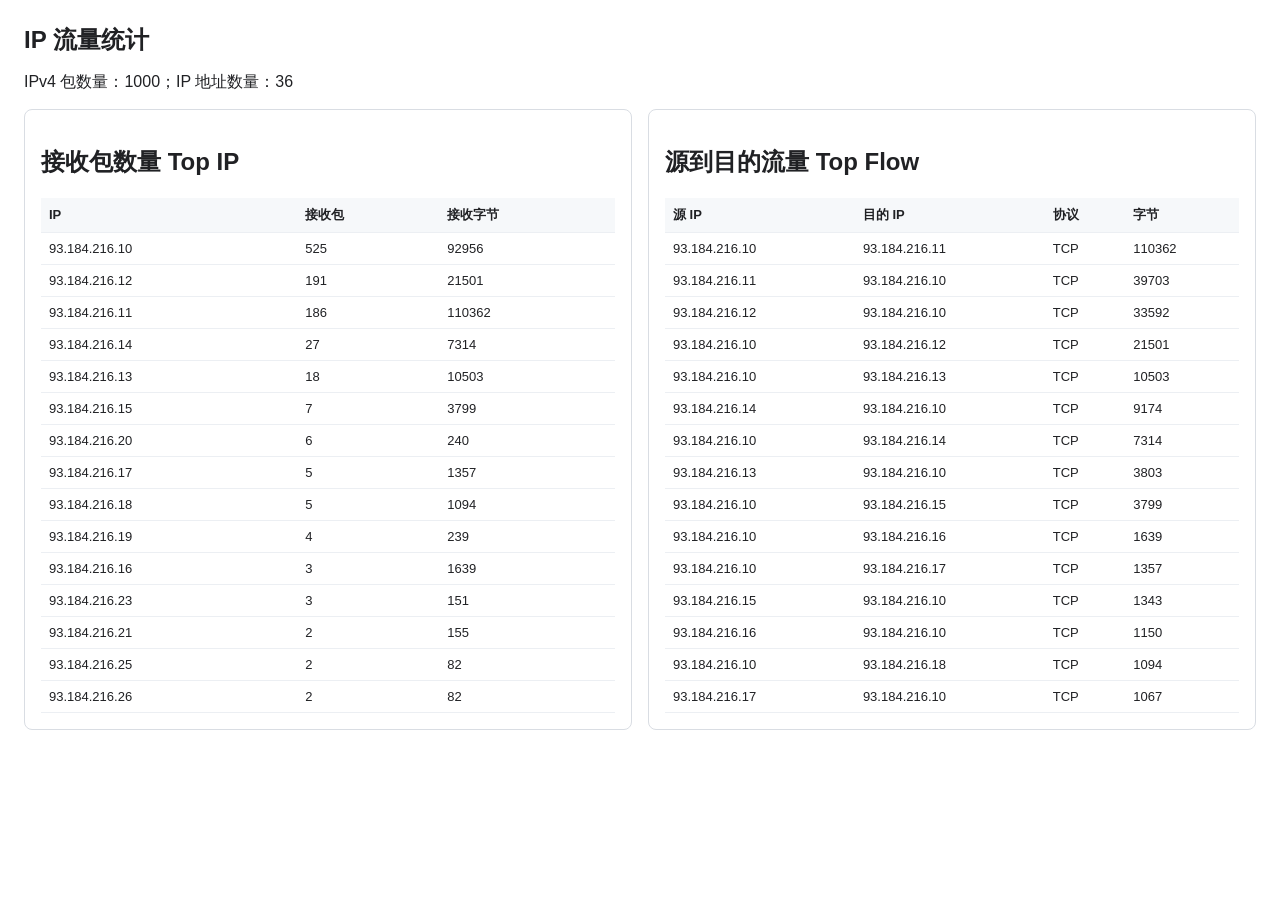
<file: 实验三_IP协议分析与流量统计/outputs/traffic_dashboard.html>
<!doctype html>
<html lang="zh-CN">
<head>
  <meta charset="utf-8">
  <title>IP 流量统计</title>
  <style>
    body { font-family: Arial, "Microsoft YaHei", sans-serif; margin: 24px; color: #202124; }
    h1 { font-size: 24px; }
    .grid { display: grid; grid-template-columns: repeat(auto-fit, minmax(320px, 1fr)); gap: 16px; }
    .panel { border: 1px solid #d9dde3; border-radius: 8px; padding: 16px; }
    table { width: 100%; border-collapse: collapse; font-size: 13px; }
    th, td { border-bottom: 1px solid #eceff3; padding: 8px; text-align: left; }
    th { background: #f6f8fa; }
    .bar { height: 8px; background: #3367d6; border-radius: 4px; }
  </style>
</head>
<body>
  <h1>IP 流量统计</h1>
  <p>IPv4 包数量：1000；IP 地址数量：36</p>
  <div class="grid">
    <section class="panel">
      <h2>接收包数量 Top IP</h2>
      <div id="stats"></div>
    </section>
    <section class="panel">
      <h2>源到目的流量 Top Flow</h2>
      <div id="flows"></div>
    </section>
  </div>
  <script>
    const stats = [{"ip": "93.184.216.10", "sent_packets": 475, "received_packets": 525, "sent_bytes": 159092, "received_bytes": 92956, "total_packets": 1000, "total_bytes": 252048}, {"ip": "93.184.216.11", "sent_packets": 149, "received_packets": 186, "sent_bytes": 39703, "received_bytes": 110362, "total_packets": 335, "total_bytes": 150065}, {"ip": "93.184.216.12", "sent_packets": 260, "received_packets": 191, "sent_bytes": 33592, "received_bytes": 21501, "total_packets": 451, "total_bytes": 55093}, {"ip": "93.184.216.13", "sent_packets": 23, "received_packets": 18, "sent_bytes": 3803, "received_bytes": 10503, "total_packets": 41, "total_bytes": 14306}, {"ip": "93.184.216.14", "sent_packets": 32, "received_packets": 27, "sent_bytes": 9174, "received_bytes": 7314, "total_packets": 59, "total_bytes": 16488}, {"ip": "93.184.216.15", "sent_packets": 8, "received_packets": 7, "sent_bytes": 1343, "received_bytes": 3799, "total_packets": 15, "total_bytes": 5142}, {"ip": "93.184.216.16", "sent_packets": 2, "received_packets": 3, "sent_bytes": 1150, "received_bytes": 1639, "total_packets": 5, "total_bytes": 2789}, {"ip": "93.184.216.17", "sent_packets": 6, "received_packets": 5, "sent_bytes": 1067, "received_bytes": 1357, "total_packets": 11, "total_bytes": 2424}, {"ip": "93.184.216.18", "sent_packets": 4, "received_packets": 5, "sent_bytes": 741, "received_bytes": 1094, "total_packets": 9, "total_bytes": 1835}, {"ip": "93.184.216.19", "sent_packets": 4, "received_packets": 4, "sent_bytes": 534, "received_bytes": 239, "total_packets": 8, "total_bytes": 773}, {"ip": "93.184.216.20", "sent_packets": 1, "received_packets": 6, "sent_bytes": 40, "received_bytes": 240, "total_packets": 7, "total_bytes": 280}, {"ip": "93.184.216.21", "sent_packets": 4, "received_packets": 2, "sent_bytes": 227, "received_bytes": 155, "total_packets": 6, "total_bytes": 382}, {"ip": "93.184.216.22", "sent_packets": 4, "received_packets": 1, "sent_bytes": 208, "received_bytes": 41, "total_packets": 5, "total_bytes": 249}, {"ip": "93.184.216.23", "sent_packets": 3, "received_packets": 3, "sent_bytes": 158, "received_bytes": 151, "total_packets": 6, "total_bytes": 309}, {"ip": "93.184.216.24", "sent_packets": 2, "received_packets": 0, "sent_bytes": 104, "received_bytes": 0, "total_packets": 2, "total_bytes": 104}, {"ip": "93.184.216.25", "sent_packets": 2, "received_packets": 2, "sent_bytes": 104, "received_bytes": 82, "total_packets": 4, "total_bytes": 186}, {"ip": "93.184.216.26", "sent_packets": 2, "received_packets": 2, "sent_bytes": 104, "received_bytes": 82, "total_packets": 4, "total_bytes": 186}, {"ip": "93.184.216.27", "sent_packets": 2, "received_packets": 2, "sent_bytes": 104, "received_bytes": 82, "total_packets": 4, "total_bytes": 186}, {"ip": "93.184.216.28", "sent_packets": 1, "received_packets": 1, "sent_bytes": 52, "received_bytes": 41, "total_packets": 2, "total_bytes": 93}, {"ip": "93.184.216.29", "sent_packets": 1, "received_packets": 1, "sent_bytes": 52, "received_bytes": 41, "total_packets": 2, "total_bytes": 93}, {"ip": "93.184.216.30", "sent_packets": 1, "received_packets": 1, "sent_bytes": 52, "received_bytes": 41, "total_packets": 2, "total_bytes": 93}, {"ip": "93.184.216.31", "sent_packets": 1, "received_packets": 1, "sent_bytes": 52, "received_bytes": 41, "total_packets": 2, "total_bytes": 93}, {"ip": "93.184.216.32", "sent_packets": 1, "received_packets": 1, "sent_bytes": 52, "received_bytes": 41, "total_packets": 2, "total_bytes": 93}, {"ip": "93.184.216.33", "sent_packets": 1, "received_packets": 1, "sent_bytes": 52, "received_bytes": 41, "total_packets": 2, "total_bytes": 93}, {"ip": "93.184.216.34", "sent_packets": 1, "received_packets": 1, "sent_bytes": 52, "received_bytes": 41, "total_packets": 2, "total_bytes": 93}, {"ip": "93.184.216.35", "sent_packets": 1, "received_packets": 1, "sent_bytes": 52, "received_bytes": 41, "total_packets": 2, "total_bytes": 93}, {"ip": "93.184.216.36", "sent_packets": 1, "received_packets": 1, "sent_bytes": 52, "received_bytes": 41, "total_packets": 2, "total_bytes": 93}, {"ip": "93.184.216.37", "sent_packets": 1, "received_packets": 1, "sent_bytes": 52, "received_bytes": 41, "total_packets": 2, "total_bytes": 93}, {"ip": "93.184.216.38", "sent_packets": 0, "received_packets": 1, "sent_bytes": 0, "received_bytes": 41, "total_packets": 1, "total_bytes": 41}, {"ip": "93.184.216.39", "sent_packets": 1, "received_packets": 0, "sent_bytes": 40, "received_bytes": 0, "total_packets": 1, "total_bytes": 40}];
    const flows = [{"src_ip": "93.184.216.10", "dst_ip": "93.184.216.11", "protocol": "TCP", "packets": 186, "bytes": 110362}, {"src_ip": "93.184.216.11", "dst_ip": "93.184.216.10", "protocol": "TCP", "packets": 149, "bytes": 39703}, {"src_ip": "93.184.216.12", "dst_ip": "93.184.216.10", "protocol": "TCP", "packets": 260, "bytes": 33592}, {"src_ip": "93.184.216.10", "dst_ip": "93.184.216.12", "protocol": "TCP", "packets": 191, "bytes": 21501}, {"src_ip": "93.184.216.10", "dst_ip": "93.184.216.13", "protocol": "TCP", "packets": 18, "bytes": 10503}, {"src_ip": "93.184.216.14", "dst_ip": "93.184.216.10", "protocol": "TCP", "packets": 32, "bytes": 9174}, {"src_ip": "93.184.216.10", "dst_ip": "93.184.216.14", "protocol": "TCP", "packets": 27, "bytes": 7314}, {"src_ip": "93.184.216.13", "dst_ip": "93.184.216.10", "protocol": "TCP", "packets": 23, "bytes": 3803}, {"src_ip": "93.184.216.10", "dst_ip": "93.184.216.15", "protocol": "TCP", "packets": 7, "bytes": 3799}, {"src_ip": "93.184.216.10", "dst_ip": "93.184.216.16", "protocol": "TCP", "packets": 3, "bytes": 1639}, {"src_ip": "93.184.216.10", "dst_ip": "93.184.216.17", "protocol": "TCP", "packets": 5, "bytes": 1357}, {"src_ip": "93.184.216.15", "dst_ip": "93.184.216.10", "protocol": "TCP", "packets": 8, "bytes": 1343}, {"src_ip": "93.184.216.16", "dst_ip": "93.184.216.10", "protocol": "TCP", "packets": 2, "bytes": 1150}, {"src_ip": "93.184.216.10", "dst_ip": "93.184.216.18", "protocol": "TCP", "packets": 5, "bytes": 1094}, {"src_ip": "93.184.216.17", "dst_ip": "93.184.216.10", "protocol": "TCP", "packets": 6, "bytes": 1067}, {"src_ip": "93.184.216.18", "dst_ip": "93.184.216.10", "protocol": "TCP", "packets": 4, "bytes": 741}, {"src_ip": "93.184.216.19", "dst_ip": "93.184.216.10", "protocol": "UDP", "packets": 4, "bytes": 534}, {"src_ip": "93.184.216.10", "dst_ip": "93.184.216.20", "protocol": "TCP", "packets": 6, "bytes": 240}, {"src_ip": "93.184.216.10", "dst_ip": "93.184.216.19", "protocol": "UDP", "packets": 4, "bytes": 239}, {"src_ip": "93.184.216.21", "dst_ip": "93.184.216.10", "protocol": "TCP", "packets": 4, "bytes": 227}, {"src_ip": "93.184.216.22", "dst_ip": "93.184.216.10", "protocol": "TCP", "packets": 4, "bytes": 208}, {"src_ip": "93.184.216.23", "dst_ip": "93.184.216.10", "protocol": "TCP", "packets": 3, "bytes": 158}, {"src_ip": "93.184.216.10", "dst_ip": "93.184.216.21", "protocol": "TCP", "packets": 2, "bytes": 155}, {"src_ip": "93.184.216.10", "dst_ip": "93.184.216.23", "protocol": "TCP", "packets": 3, "bytes": 151}, {"src_ip": "93.184.216.24", "dst_ip": "93.184.216.10", "protocol": "TCP", "packets": 2, "bytes": 104}, {"src_ip": "93.184.216.25", "dst_ip": "93.184.216.10", "protocol": "TCP", "packets": 2, "bytes": 104}, {"src_ip": "93.184.216.26", "dst_ip": "93.184.216.10", "protocol": "TCP", "packets": 2, "bytes": 104}, {"src_ip": "93.184.216.27", "dst_ip": "93.184.216.10", "protocol": "TCP", "packets": 2, "bytes": 104}, {"src_ip": "93.184.216.10", "dst_ip": "93.184.216.25", "protocol": "TCP", "packets": 2, "bytes": 82}, {"src_ip": "93.184.216.10", "dst_ip": "93.184.216.26", "protocol": "TCP", "packets": 2, "bytes": 82}];
    function table(rows, columns) {
      const html = ['<table><thead><tr>' + columns.map(c => `<th>${c.title}</th>`).join('') + '</tr></thead><tbody>'];
      for (const row of rows) {
        html.push('<tr>' + columns.map(c => `<td>${row[c.key] ?? ''}</td>`).join('') + '</tr>');
      }
      html.push('</tbody></table>');
      return html.join('');
    }
    document.getElementById('stats').innerHTML = table(
      stats.sort((a, b) => b.received_packets - a.received_packets).slice(0, 15),
      [{key: 'ip', title: 'IP'}, {key: 'received_packets', title: '接收包'}, {key: 'received_bytes', title: '接收字节'}]
    );
    document.getElementById('flows').innerHTML = table(
      flows.slice(0, 15),
      [{key: 'src_ip', title: '源 IP'}, {key: 'dst_ip', title: '目的 IP'}, {key: 'protocol', title: '协议'}, {key: 'bytes', title: '字节'}]
    );
  </script>
</body>
</html>
</file>
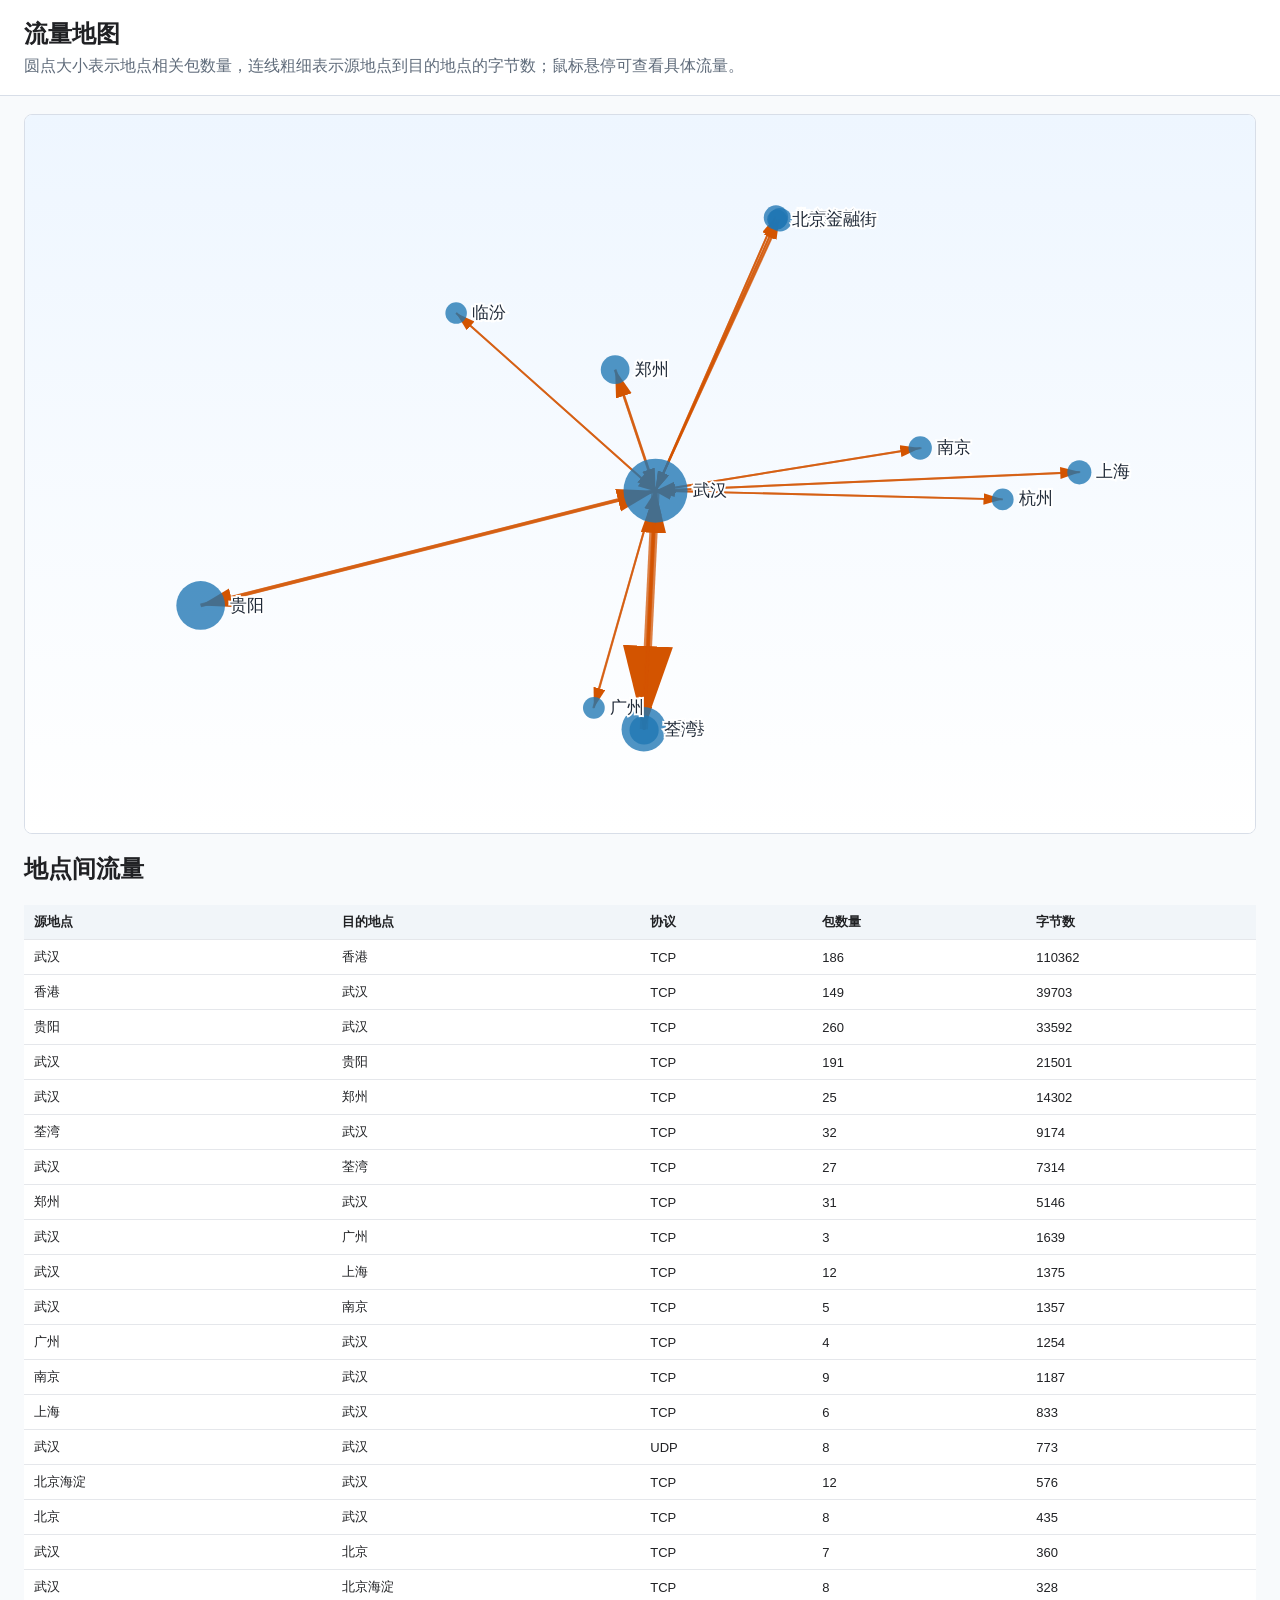
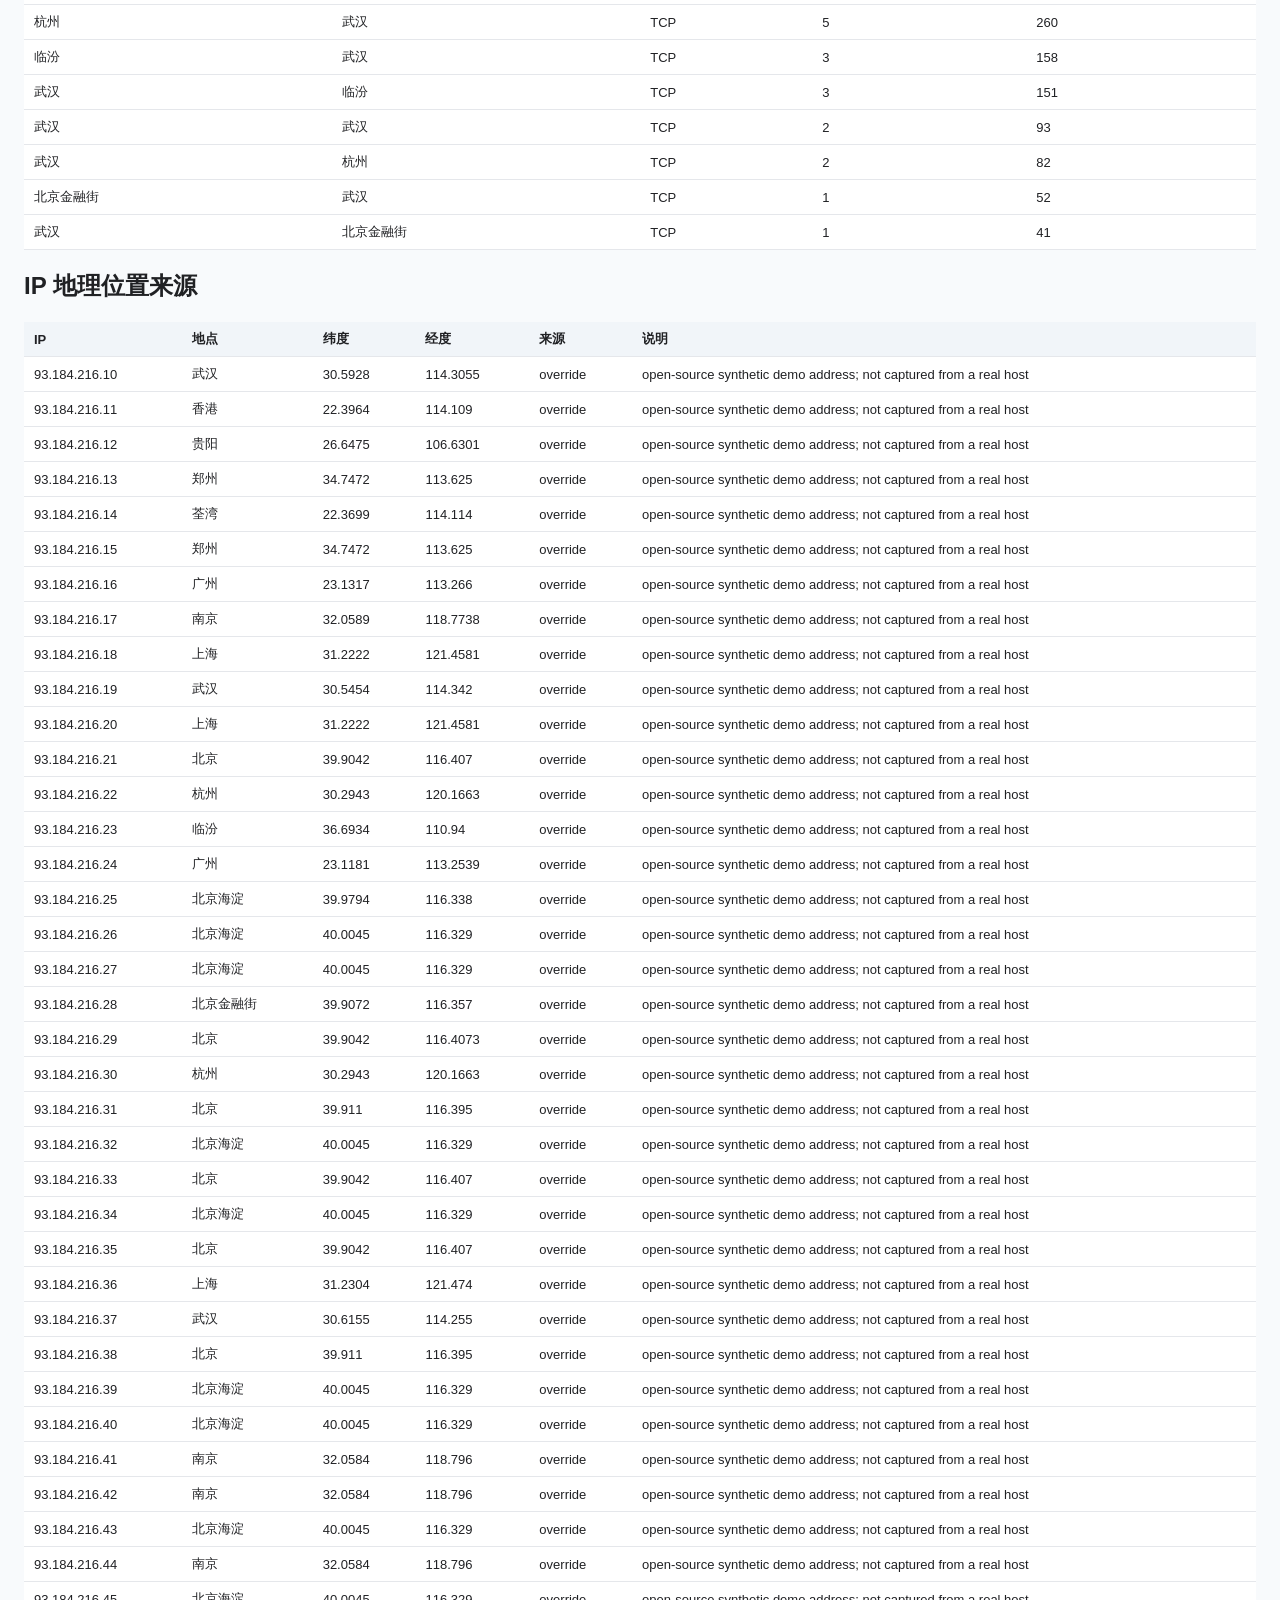
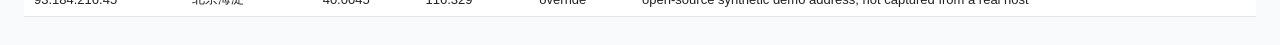
<file: 实验三_IP协议分析与流量统计/outputs/traffic_map.html>
<!doctype html>
<html lang="zh-CN">
<head>
  <meta charset="utf-8">
  <title>流量地图</title>
  <style>
    body { margin: 0; font-family: Arial, "Microsoft YaHei", sans-serif; color: #202124; background: #f8fafc; }
    header { padding: 18px 24px; background: #ffffff; border-bottom: 1px solid #d8dee8; }
    h1 { margin: 0 0 6px; font-size: 24px; }
    main { padding: 18px 24px 28px; }
    .map { background: #ffffff; border: 1px solid #d8dee8; border-radius: 8px; overflow: hidden; }
    svg { width: 100%; height: auto; display: block; background: linear-gradient(180deg, #eef6ff, #ffffff); }
    text { font-size: 13px; fill: #1f2937; paint-order: stroke; stroke: #fff; stroke-width: 3px; }
    table { width: 100%; border-collapse: collapse; background: #ffffff; margin-top: 16px; font-size: 13px; }
    th, td { padding: 8px 10px; border-bottom: 1px solid #e5e7eb; text-align: left; }
    th { background: #f1f5f9; }
    .note { color: #5f6b7a; margin: 0; }
  </style>
</head>
<body>
  <header>
    <h1>流量地图</h1>
    <p class="note">圆点大小表示地点相关包数量，连线粗细表示源地点到目的地点的字节数；鼠标悬停可查看具体流量。</p>
  </header>
  <main>
    <section class="map">
      <svg viewBox="0 0 960 560" role="img" aria-label="traffic map">
        <defs>
          <marker id="arrow" markerWidth="12" markerHeight="12" refX="10" refY="3" orient="auto" markerUnits="strokeWidth">
            <path d="M0,0 L0,6 L10,3 z" fill="#d35400"></path>
          </marker>
        </defs>
        <rect x="0" y="0" width="960" height="560" fill="transparent"></rect>
        <line x1="492.1" y1="293.2" x2="483.0" y2="479.4" stroke="#d35400" stroke-width="6.50" stroke-opacity="0.72" marker-end="url(#arrow)"><title>武汉 -> 香港 | TCP | 186 packets | 110362 bytes</title></line><line x1="483.0" y1="479.4" x2="492.1" y2="293.2" stroke="#d35400" stroke-width="3.30" stroke-opacity="0.72" marker-end="url(#arrow)"><title>香港 -> 武汉 | TCP | 149 packets | 39703 bytes</title></line><line x1="137.1" y1="382.8" x2="492.1" y2="293.2" stroke="#d35400" stroke-width="3.02" stroke-opacity="0.72" marker-end="url(#arrow)"><title>贵阳 -> 武汉 | TCP | 260 packets | 33592 bytes</title></line><line x1="492.1" y1="293.2" x2="137.1" y2="382.8" stroke="#d35400" stroke-width="2.47" stroke-opacity="0.72" marker-end="url(#arrow)"><title>武汉 -> 贵阳 | TCP | 191 packets | 21501 bytes</title></line><line x1="492.1" y1="293.2" x2="460.6" y2="198.8" stroke="#d35400" stroke-width="2.15" stroke-opacity="0.72" marker-end="url(#arrow)"><title>武汉 -> 郑州 | TCP | 25 packets | 14302 bytes</title></line><line x1="483.2" y1="480.0" x2="492.1" y2="293.2" stroke="#d35400" stroke-width="1.92" stroke-opacity="0.72" marker-end="url(#arrow)"><title>荃湾 -> 武汉 | TCP | 32 packets | 9174 bytes</title></line><line x1="492.1" y1="293.2" x2="483.2" y2="480.0" stroke="#d35400" stroke-width="1.83" stroke-opacity="0.72" marker-end="url(#arrow)"><title>武汉 -> 荃湾 | TCP | 27 packets | 7314 bytes</title></line><line x1="460.6" y1="198.8" x2="492.1" y2="293.2" stroke="#d35400" stroke-width="1.73" stroke-opacity="0.72" marker-end="url(#arrow)"><title>郑州 -> 武汉 | TCP | 31 packets | 5146 bytes</title></line><line x1="492.1" y1="293.2" x2="444.0" y2="462.7" stroke="#d35400" stroke-width="1.57" stroke-opacity="0.72" marker-end="url(#arrow)"><title>武汉 -> 广州 | TCP | 3 packets | 1639 bytes</title></line><line x1="492.1" y1="293.2" x2="823.6" y2="278.7" stroke="#d35400" stroke-width="1.56" stroke-opacity="0.72" marker-end="url(#arrow)"><title>武汉 -> 上海 | TCP | 12 packets | 1375 bytes</title></line><line x1="492.1" y1="293.2" x2="698.7" y2="259.9" stroke="#d35400" stroke-width="1.56" stroke-opacity="0.72" marker-end="url(#arrow)"><title>武汉 -> 南京 | TCP | 5 packets | 1357 bytes</title></line><line x1="443.5" y1="463.0" x2="492.1" y2="293.2" stroke="#d35400" stroke-width="1.56" stroke-opacity="0.72" marker-end="url(#arrow)"><title>广州 -> 武汉 | TCP | 4 packets | 1254 bytes</title></line><line x1="699.7" y1="259.9" x2="492.1" y2="293.2" stroke="#d35400" stroke-width="1.55" stroke-opacity="0.72" marker-end="url(#arrow)"><title>南京 -> 武汉 | TCP | 9 packets | 1187 bytes</title></line><line x1="822.9" y1="278.9" x2="492.1" y2="293.2" stroke="#d35400" stroke-width="1.54" stroke-opacity="0.72" marker-end="url(#arrow)"><title>上海 -> 武汉 | TCP | 6 packets | 833 bytes</title></line><line x1="492.1" y1="293.2" x2="493.8" y2="294.3" stroke="#d35400" stroke-width="1.54" stroke-opacity="0.72" marker-end="url(#arrow)"><title>武汉 -> 武汉 | UDP | 8 packets | 773 bytes</title></line><line x1="585.7" y1="79.4" x2="492.1" y2="293.2" stroke="#d35400" stroke-width="1.53" stroke-opacity="0.72" marker-end="url(#arrow)"><title>北京海淀 -> 武汉 | TCP | 12 packets | 576 bytes</title></line><line x1="589.3" y1="81.7" x2="492.1" y2="293.2" stroke="#d35400" stroke-width="1.52" stroke-opacity="0.72" marker-end="url(#arrow)"><title>北京 -> 武汉 | TCP | 8 packets | 435 bytes</title></line><line x1="492.1" y1="293.2" x2="588.7" y2="81.6" stroke="#d35400" stroke-width="1.52" stroke-opacity="0.72" marker-end="url(#arrow)"><title>武汉 -> 北京 | TCP | 7 packets | 360 bytes</title></line><line x1="492.1" y1="293.2" x2="585.7" y2="79.4" stroke="#d35400" stroke-width="1.51" stroke-opacity="0.72" marker-end="url(#arrow)"><title>武汉 -> 北京海淀 | TCP | 8 packets | 328 bytes</title></line><line x1="763.1" y1="300.0" x2="492.1" y2="293.2" stroke="#d35400" stroke-width="1.51" stroke-opacity="0.72" marker-end="url(#arrow)"><title>杭州 -> 武汉 | TCP | 5 packets | 260 bytes</title></line><line x1="336.5" y1="154.6" x2="492.1" y2="293.2" stroke="#d35400" stroke-width="1.51" stroke-opacity="0.72" marker-end="url(#arrow)"><title>临汾 -> 武汉 | TCP | 3 packets | 158 bytes</title></line><line x1="492.1" y1="293.2" x2="336.5" y2="154.6" stroke="#d35400" stroke-width="1.51" stroke-opacity="0.72" marker-end="url(#arrow)"><title>武汉 -> 临汾 | TCP | 3 packets | 151 bytes</title></line><line x1="492.1" y1="293.2" x2="489.8" y2="292.7" stroke="#d35400" stroke-width="1.50" stroke-opacity="0.72" marker-end="url(#arrow)"><title>武汉 -> 武汉 | TCP | 2 packets | 93 bytes</title></line><line x1="492.1" y1="293.2" x2="763.1" y2="300.0" stroke="#d35400" stroke-width="1.50" stroke-opacity="0.72" marker-end="url(#arrow)"><title>武汉 -> 杭州 | TCP | 2 packets | 82 bytes</title></line><line x1="587.0" y1="81.6" x2="492.1" y2="293.2" stroke="#d35400" stroke-width="1.50" stroke-opacity="0.72" marker-end="url(#arrow)"><title>北京金融街 -> 武汉 | TCP | 1 packets | 52 bytes</title></line><line x1="492.1" y1="293.2" x2="587.0" y2="81.6" stroke="#d35400" stroke-width="1.50" stroke-opacity="0.72" marker-end="url(#arrow)"><title>武汉 -> 北京金融街 | TCP | 1 packets | 41 bytes</title></line>
        <g><circle cx="492.1" cy="293.2" r="25.0" fill="#1f77b4" fill-opacity="0.78"><title>武汉 | IP: 93.184.216.10, 93.184.216.19, 93.184.216.37 | received: 530 packets</title></circle><text x="521.1" y="297.2">武汉</text></g><g><circle cx="483.0" cy="479.4" r="17.4" fill="#1f77b4" fill-opacity="0.78"><title>香港 | IP: 93.184.216.11 | received: 186 packets</title></circle><text x="504.4" y="483.4">香港</text></g><g><circle cx="137.1" cy="382.8" r="19.0" fill="#1f77b4" fill-opacity="0.78"><title>贵阳 | IP: 93.184.216.12 | received: 191 packets</title></circle><text x="160.2" y="386.8">贵阳</text></g><g><circle cx="460.6" cy="198.8" r="11.2" fill="#1f77b4" fill-opacity="0.78"><title>郑州 | IP: 93.184.216.13, 93.184.216.15 | received: 25 packets</title></circle><text x="475.9" y="202.8">郑州</text></g><g><circle cx="483.2" cy="480.0" r="11.4" fill="#1f77b4" fill-opacity="0.78"><title>荃湾 | IP: 93.184.216.14 | received: 27 packets</title></circle><text x="498.6" y="484.0">荃湾</text></g><g><circle cx="444.0" cy="462.7" r="8.5" fill="#1f77b4" fill-opacity="0.78"><title>广州 | IP: 93.184.216.16, 93.184.216.24 | received: 3 packets</title></circle><text x="456.5" y="466.7">广州</text></g><g><circle cx="698.7" cy="259.9" r="9.1" fill="#1f77b4" fill-opacity="0.78"><title>南京 | IP: 93.184.216.17, 93.184.216.41, 93.184.216.42, 93.184.216.44 | received: 5 packets</title></circle><text x="711.8" y="263.9">南京</text></g><g><circle cx="822.9" cy="278.9" r="9.4" fill="#1f77b4" fill-opacity="0.78"><title>上海 | IP: 93.184.216.18, 93.184.216.20, 93.184.216.36 | received: 12 packets</title></circle><text x="836.3" y="282.9">上海</text></g><g><circle cx="589.3" cy="81.7" r="9.2" fill="#1f77b4" fill-opacity="0.78"><title>北京 | IP: 93.184.216.21, 93.184.216.29, 93.184.216.31, 93.184.216.33, 93.184.216.35, 93.184.216.38 | received: 7 packets</title></circle><text x="602.5" y="85.7">北京</text></g><g><circle cx="763.1" cy="300.0" r="8.5" fill="#1f77b4" fill-opacity="0.78"><title>杭州 | IP: 93.184.216.22, 93.184.216.30 | received: 2 packets</title></circle><text x="775.6" y="304.0">杭州</text></g><g><circle cx="336.5" cy="154.6" r="8.4" fill="#1f77b4" fill-opacity="0.78"><title>临汾 | IP: 93.184.216.23 | received: 3 packets</title></circle><text x="348.8" y="158.6">临汾</text></g><g><circle cx="586.1" cy="80.0" r="9.5" fill="#1f77b4" fill-opacity="0.78"><title>北京海淀 | IP: 93.184.216.25, 93.184.216.26, 93.184.216.27, 93.184.216.32, 93.184.216.34, 93.184.216.39, 93.184.216.40, 93.184.216.43, 93.184.216.45 | received: 8 packets</title></circle><text x="599.6" y="84.0">北京海淀</text></g><g><circle cx="587.0" cy="81.6" r="7.8" fill="#1f77b4" fill-opacity="0.78"><title>北京金融街 | IP: 93.184.216.28 | received: 1 packets</title></circle><text x="598.8" y="85.6">北京金融街</text></g>
      </svg>
    </section>
    <h2>地点间流量</h2>
    <table>
      <thead><tr><th>源地点</th><th>目的地点</th><th>协议</th><th>包数量</th><th>字节数</th></tr></thead>
      <tbody><tr><td>武汉</td><td>香港</td><td>TCP</td><td>186</td><td>110362</td></tr>
<tr><td>香港</td><td>武汉</td><td>TCP</td><td>149</td><td>39703</td></tr>
<tr><td>贵阳</td><td>武汉</td><td>TCP</td><td>260</td><td>33592</td></tr>
<tr><td>武汉</td><td>贵阳</td><td>TCP</td><td>191</td><td>21501</td></tr>
<tr><td>武汉</td><td>郑州</td><td>TCP</td><td>25</td><td>14302</td></tr>
<tr><td>荃湾</td><td>武汉</td><td>TCP</td><td>32</td><td>9174</td></tr>
<tr><td>武汉</td><td>荃湾</td><td>TCP</td><td>27</td><td>7314</td></tr>
<tr><td>郑州</td><td>武汉</td><td>TCP</td><td>31</td><td>5146</td></tr>
<tr><td>武汉</td><td>广州</td><td>TCP</td><td>3</td><td>1639</td></tr>
<tr><td>武汉</td><td>上海</td><td>TCP</td><td>12</td><td>1375</td></tr>
<tr><td>武汉</td><td>南京</td><td>TCP</td><td>5</td><td>1357</td></tr>
<tr><td>广州</td><td>武汉</td><td>TCP</td><td>4</td><td>1254</td></tr>
<tr><td>南京</td><td>武汉</td><td>TCP</td><td>9</td><td>1187</td></tr>
<tr><td>上海</td><td>武汉</td><td>TCP</td><td>6</td><td>833</td></tr>
<tr><td>武汉</td><td>武汉</td><td>UDP</td><td>8</td><td>773</td></tr>
<tr><td>北京海淀</td><td>武汉</td><td>TCP</td><td>12</td><td>576</td></tr>
<tr><td>北京</td><td>武汉</td><td>TCP</td><td>8</td><td>435</td></tr>
<tr><td>武汉</td><td>北京</td><td>TCP</td><td>7</td><td>360</td></tr>
<tr><td>武汉</td><td>北京海淀</td><td>TCP</td><td>8</td><td>328</td></tr>
<tr><td>杭州</td><td>武汉</td><td>TCP</td><td>5</td><td>260</td></tr>
<tr><td>临汾</td><td>武汉</td><td>TCP</td><td>3</td><td>158</td></tr>
<tr><td>武汉</td><td>临汾</td><td>TCP</td><td>3</td><td>151</td></tr>
<tr><td>武汉</td><td>武汉</td><td>TCP</td><td>2</td><td>93</td></tr>
<tr><td>武汉</td><td>杭州</td><td>TCP</td><td>2</td><td>82</td></tr>
<tr><td>北京金融街</td><td>武汉</td><td>TCP</td><td>1</td><td>52</td></tr>
<tr><td>武汉</td><td>北京金融街</td><td>TCP</td><td>1</td><td>41</td></tr></tbody>
    </table>
    <h2>IP 地理位置来源</h2>
    <table>
      <thead><tr><th>IP</th><th>地点</th><th>纬度</th><th>经度</th><th>来源</th><th>说明</th></tr></thead>
      <tbody><tr><td>93.184.216.10</td><td>武汉</td><td>30.5928</td><td>114.3055</td><td>override</td><td>open-source synthetic demo address; not captured from a real host</td></tr>
<tr><td>93.184.216.11</td><td>香港</td><td>22.3964</td><td>114.109</td><td>override</td><td>open-source synthetic demo address; not captured from a real host</td></tr>
<tr><td>93.184.216.12</td><td>贵阳</td><td>26.6475</td><td>106.6301</td><td>override</td><td>open-source synthetic demo address; not captured from a real host</td></tr>
<tr><td>93.184.216.13</td><td>郑州</td><td>34.7472</td><td>113.625</td><td>override</td><td>open-source synthetic demo address; not captured from a real host</td></tr>
<tr><td>93.184.216.14</td><td>荃湾</td><td>22.3699</td><td>114.114</td><td>override</td><td>open-source synthetic demo address; not captured from a real host</td></tr>
<tr><td>93.184.216.15</td><td>郑州</td><td>34.7472</td><td>113.625</td><td>override</td><td>open-source synthetic demo address; not captured from a real host</td></tr>
<tr><td>93.184.216.16</td><td>广州</td><td>23.1317</td><td>113.266</td><td>override</td><td>open-source synthetic demo address; not captured from a real host</td></tr>
<tr><td>93.184.216.17</td><td>南京</td><td>32.0589</td><td>118.7738</td><td>override</td><td>open-source synthetic demo address; not captured from a real host</td></tr>
<tr><td>93.184.216.18</td><td>上海</td><td>31.2222</td><td>121.4581</td><td>override</td><td>open-source synthetic demo address; not captured from a real host</td></tr>
<tr><td>93.184.216.19</td><td>武汉</td><td>30.5454</td><td>114.342</td><td>override</td><td>open-source synthetic demo address; not captured from a real host</td></tr>
<tr><td>93.184.216.20</td><td>上海</td><td>31.2222</td><td>121.4581</td><td>override</td><td>open-source synthetic demo address; not captured from a real host</td></tr>
<tr><td>93.184.216.21</td><td>北京</td><td>39.9042</td><td>116.407</td><td>override</td><td>open-source synthetic demo address; not captured from a real host</td></tr>
<tr><td>93.184.216.22</td><td>杭州</td><td>30.2943</td><td>120.1663</td><td>override</td><td>open-source synthetic demo address; not captured from a real host</td></tr>
<tr><td>93.184.216.23</td><td>临汾</td><td>36.6934</td><td>110.94</td><td>override</td><td>open-source synthetic demo address; not captured from a real host</td></tr>
<tr><td>93.184.216.24</td><td>广州</td><td>23.1181</td><td>113.2539</td><td>override</td><td>open-source synthetic demo address; not captured from a real host</td></tr>
<tr><td>93.184.216.25</td><td>北京海淀</td><td>39.9794</td><td>116.338</td><td>override</td><td>open-source synthetic demo address; not captured from a real host</td></tr>
<tr><td>93.184.216.26</td><td>北京海淀</td><td>40.0045</td><td>116.329</td><td>override</td><td>open-source synthetic demo address; not captured from a real host</td></tr>
<tr><td>93.184.216.27</td><td>北京海淀</td><td>40.0045</td><td>116.329</td><td>override</td><td>open-source synthetic demo address; not captured from a real host</td></tr>
<tr><td>93.184.216.28</td><td>北京金融街</td><td>39.9072</td><td>116.357</td><td>override</td><td>open-source synthetic demo address; not captured from a real host</td></tr>
<tr><td>93.184.216.29</td><td>北京</td><td>39.9042</td><td>116.4073</td><td>override</td><td>open-source synthetic demo address; not captured from a real host</td></tr>
<tr><td>93.184.216.30</td><td>杭州</td><td>30.2943</td><td>120.1663</td><td>override</td><td>open-source synthetic demo address; not captured from a real host</td></tr>
<tr><td>93.184.216.31</td><td>北京</td><td>39.911</td><td>116.395</td><td>override</td><td>open-source synthetic demo address; not captured from a real host</td></tr>
<tr><td>93.184.216.32</td><td>北京海淀</td><td>40.0045</td><td>116.329</td><td>override</td><td>open-source synthetic demo address; not captured from a real host</td></tr>
<tr><td>93.184.216.33</td><td>北京</td><td>39.9042</td><td>116.407</td><td>override</td><td>open-source synthetic demo address; not captured from a real host</td></tr>
<tr><td>93.184.216.34</td><td>北京海淀</td><td>40.0045</td><td>116.329</td><td>override</td><td>open-source synthetic demo address; not captured from a real host</td></tr>
<tr><td>93.184.216.35</td><td>北京</td><td>39.9042</td><td>116.407</td><td>override</td><td>open-source synthetic demo address; not captured from a real host</td></tr>
<tr><td>93.184.216.36</td><td>上海</td><td>31.2304</td><td>121.474</td><td>override</td><td>open-source synthetic demo address; not captured from a real host</td></tr>
<tr><td>93.184.216.37</td><td>武汉</td><td>30.6155</td><td>114.255</td><td>override</td><td>open-source synthetic demo address; not captured from a real host</td></tr>
<tr><td>93.184.216.38</td><td>北京</td><td>39.911</td><td>116.395</td><td>override</td><td>open-source synthetic demo address; not captured from a real host</td></tr>
<tr><td>93.184.216.39</td><td>北京海淀</td><td>40.0045</td><td>116.329</td><td>override</td><td>open-source synthetic demo address; not captured from a real host</td></tr>
<tr><td>93.184.216.40</td><td>北京海淀</td><td>40.0045</td><td>116.329</td><td>override</td><td>open-source synthetic demo address; not captured from a real host</td></tr>
<tr><td>93.184.216.41</td><td>南京</td><td>32.0584</td><td>118.796</td><td>override</td><td>open-source synthetic demo address; not captured from a real host</td></tr>
<tr><td>93.184.216.42</td><td>南京</td><td>32.0584</td><td>118.796</td><td>override</td><td>open-source synthetic demo address; not captured from a real host</td></tr>
<tr><td>93.184.216.43</td><td>北京海淀</td><td>40.0045</td><td>116.329</td><td>override</td><td>open-source synthetic demo address; not captured from a real host</td></tr>
<tr><td>93.184.216.44</td><td>南京</td><td>32.0584</td><td>118.796</td><td>override</td><td>open-source synthetic demo address; not captured from a real host</td></tr>
<tr><td>93.184.216.45</td><td>北京海淀</td><td>40.0045</td><td>116.329</td><td>override</td><td>open-source synthetic demo address; not captured from a real host</td></tr></tbody>
    </table>
  </main>
</body>
</html>
</file>
